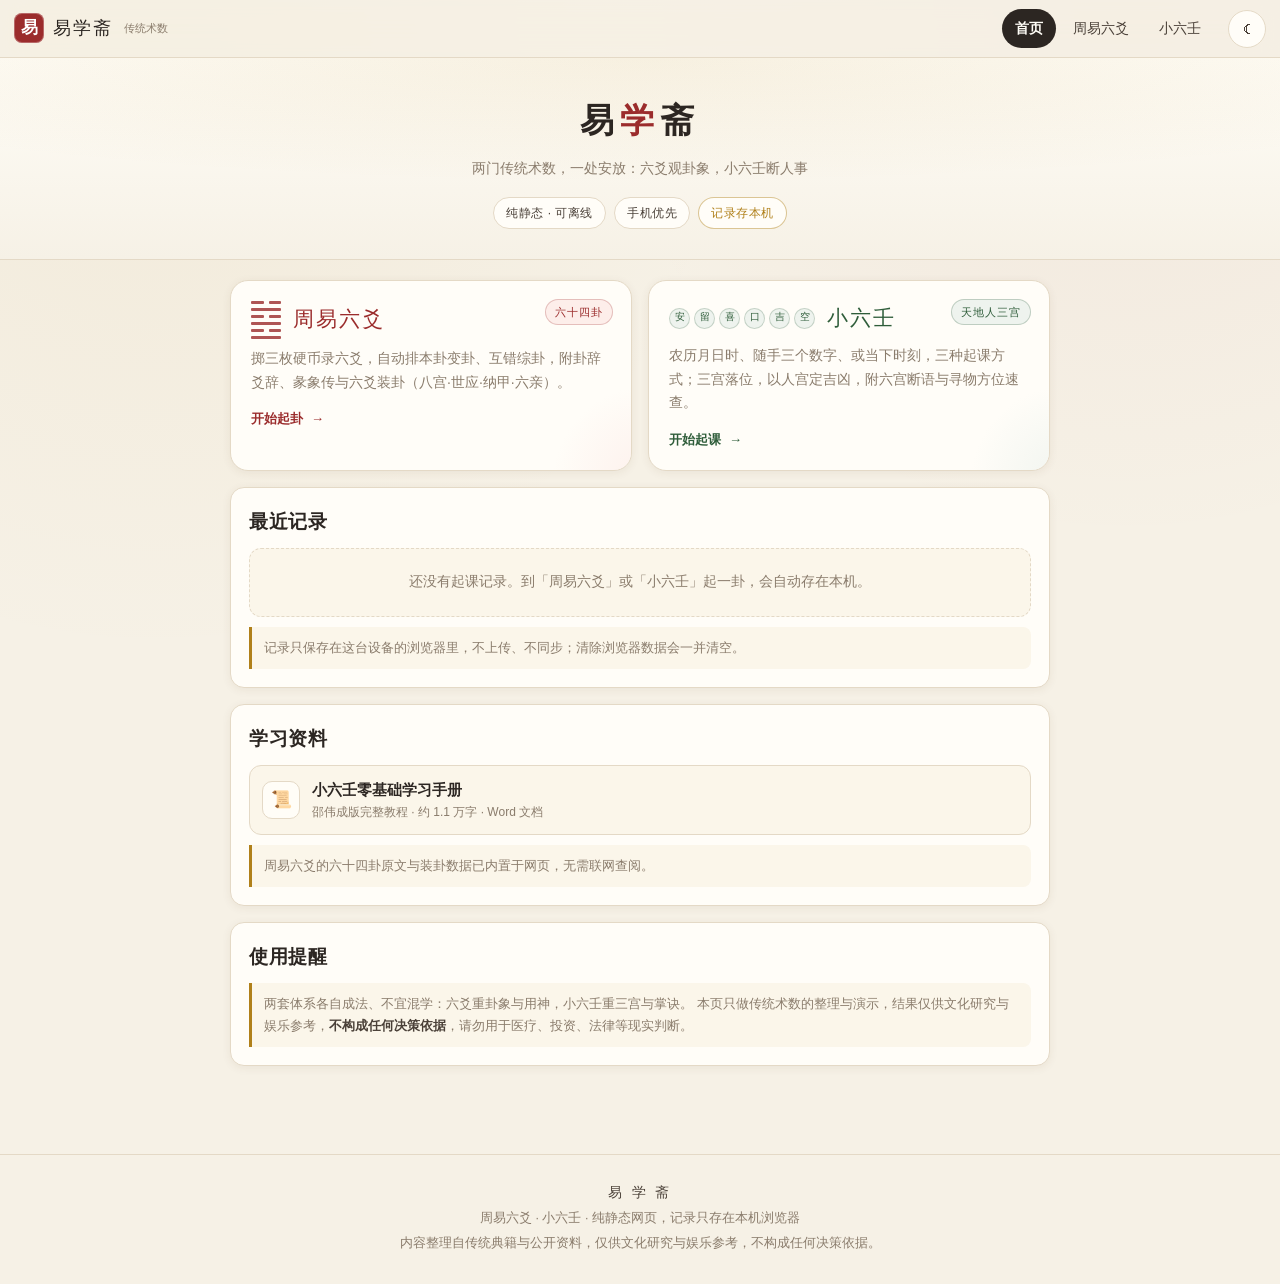
<file: index.html>
<!DOCTYPE html>
<html lang="zh-CN" data-theme="light">
<head>
<meta charset="UTF-8">
<meta name="viewport" content="width=device-width, initial-scale=1, viewport-fit=cover">
<meta name="theme-color" content="#f6f1e6">
<meta name="description" content="易学斋：周易六爻起卦与小六壬起课，两个传统术数工具的合并站点，纯静态、可离线使用。">
<link rel="icon" type="image/svg+xml" href="assets/favicon.svg">
<link rel="manifest" href="manifest.webmanifest">
<title>易学斋 · 周易六爻与小六壬</title>
<link rel="stylesheet" href="css/site.css">
</head>
<body data-page="home">

<a class="skip-link" href="#main">跳到正文</a>

<header class="site-nav">
  <a class="brand" href="index.html" aria-label="易学斋首页">
    <span class="seal" aria-hidden="true">易</span>
    <span class="brand-text">易学斋</span>
    <span class="brand-sub">传统术数</span>
  </a>
  <nav class="nav-links" aria-label="主导航">
    <a href="index.html" data-page="home">首页</a>
    <a href="zhouyi.html" data-page="zhouyi">周易六爻</a>
    <a href="xiaoliuren.html" data-page="xiaoliuren">小六壬</a>
  </nav>
  <button class="icon-btn" id="themeBtn" type="button" aria-label="切换主题">☾</button>
</header>

<div class="page-hero">
  <h1>易<span class="accent">学</span>斋</h1>
  <p>两门传统术数，一处安放：六爻观卦象，小六壬断人事</p>
  <div class="chips">
    <span class="chip">纯静态 · 可离线</span>
    <span class="chip">手机优先</span>
    <span class="chip gold">记录存本机</span>
  </div>
</div>

<main id="main" class="wrap wrap-wide">

  <div class="hub-grid">

    <a class="hub-card theme-zhouyi" href="zhouyi.html">
      <div class="hub-head">
        <span class="mini-hex" style="color:var(--seal)" aria-hidden="true">
          <i class="yin"></i><i></i><i class="yin"></i><i></i><i class="yin"></i><i></i>
        </span>
        <span class="hub-title">周易六爻</span>
        <span class="hub-badge">六十四卦</span>
      </div>
      <p>掷三枚硬币录六爻，自动排本卦变卦、互错综卦，附卦辞爻辞、彖象传与六爻装卦（八宫·世应·纳甲·六亲）。</p>
      <div class="hub-foot">开始起卦 <span class="arrow">→</span></div>
    </a>

    <a class="hub-card theme-xiaoliuren" href="xiaoliuren.html">
      <div class="hub-head">
        <span class="mini-lists" aria-hidden="true">
          <span>安</span><span>留</span><span>喜</span><span>口</span><span>吉</span><span>空</span>
        </span>
        <span class="hub-title">小六壬</span>
        <span class="hub-badge">天地人三宫</span>
      </div>
      <p>农历月日时、随手三个数字、或当下时刻，三种起课方式；三宫落位，以人宫定吉凶，附六宫断语与寻物方位速查。</p>
      <div class="hub-foot">开始起课 <span class="arrow">→</span></div>
    </a>

  </div>

  <section class="card" style="margin-top:16px">
    <h2>最近记录 <span id="recordCount" style="font-size:12px;font-weight:400;color:var(--muted)"></span></h2>
    <div id="recordList"></div>
    <button class="btn small ghost hidden" id="clearRecords" type="button" style="margin-top:12px;color:var(--muted)">清空本机记录</button>
    <div class="note" style="margin-bottom:0">记录只保存在这台设备的浏览器里，不上传、不同步；清除浏览器数据会一并清空。</div>
  </section>

  <section class="card">
    <h2>学习资料</h2>
    <a class="res-item" href="manuals/小六壬零基础学习手册.docx" download>
      <span class="res-icon" aria-hidden="true">📜</span>
      <span>
        <span class="res-name">小六壬零基础学习手册</span>
        <span class="res-meta">邵伟成版完整教程 · 约 1.1 万字 · Word 文档</span>
      </span>
    </a>
    <div class="note" style="margin-bottom:0">周易六爻的六十四卦原文与装卦数据已内置于网页，无需联网查阅。</div>
  </section>

  <section class="card">
    <h2>使用提醒</h2>
    <div class="note" style="margin-bottom:0">
      两套体系各自成法、不宜混学：六爻重卦象与用神，小六壬重三宫与掌诀。
      本页只做传统术数的整理与演示，结果仅供文化研究与娱乐参考，<strong>不构成任何决策依据</strong>，请勿用于医疗、投资、法律等现实判断。
    </div>
  </section>

</main>

<footer class="site-footer">
  <p class="footer-brand">易 学 斋</p>
  <p>周易六爻 · 小六壬 · 纯静态网页，记录只存在本机浏览器</p>
  <p>内容整理自传统典籍与公开资料，仅供文化研究与娱乐参考，不构成任何决策依据。</p>
</footer>

<button class="to-top" id="toTop" type="button" aria-label="回到顶部">↑</button>
<div class="toast" id="toast" role="status" aria-live="polite"></div>

<script src="js/site.js"></script>
</body>
</html>
</file>
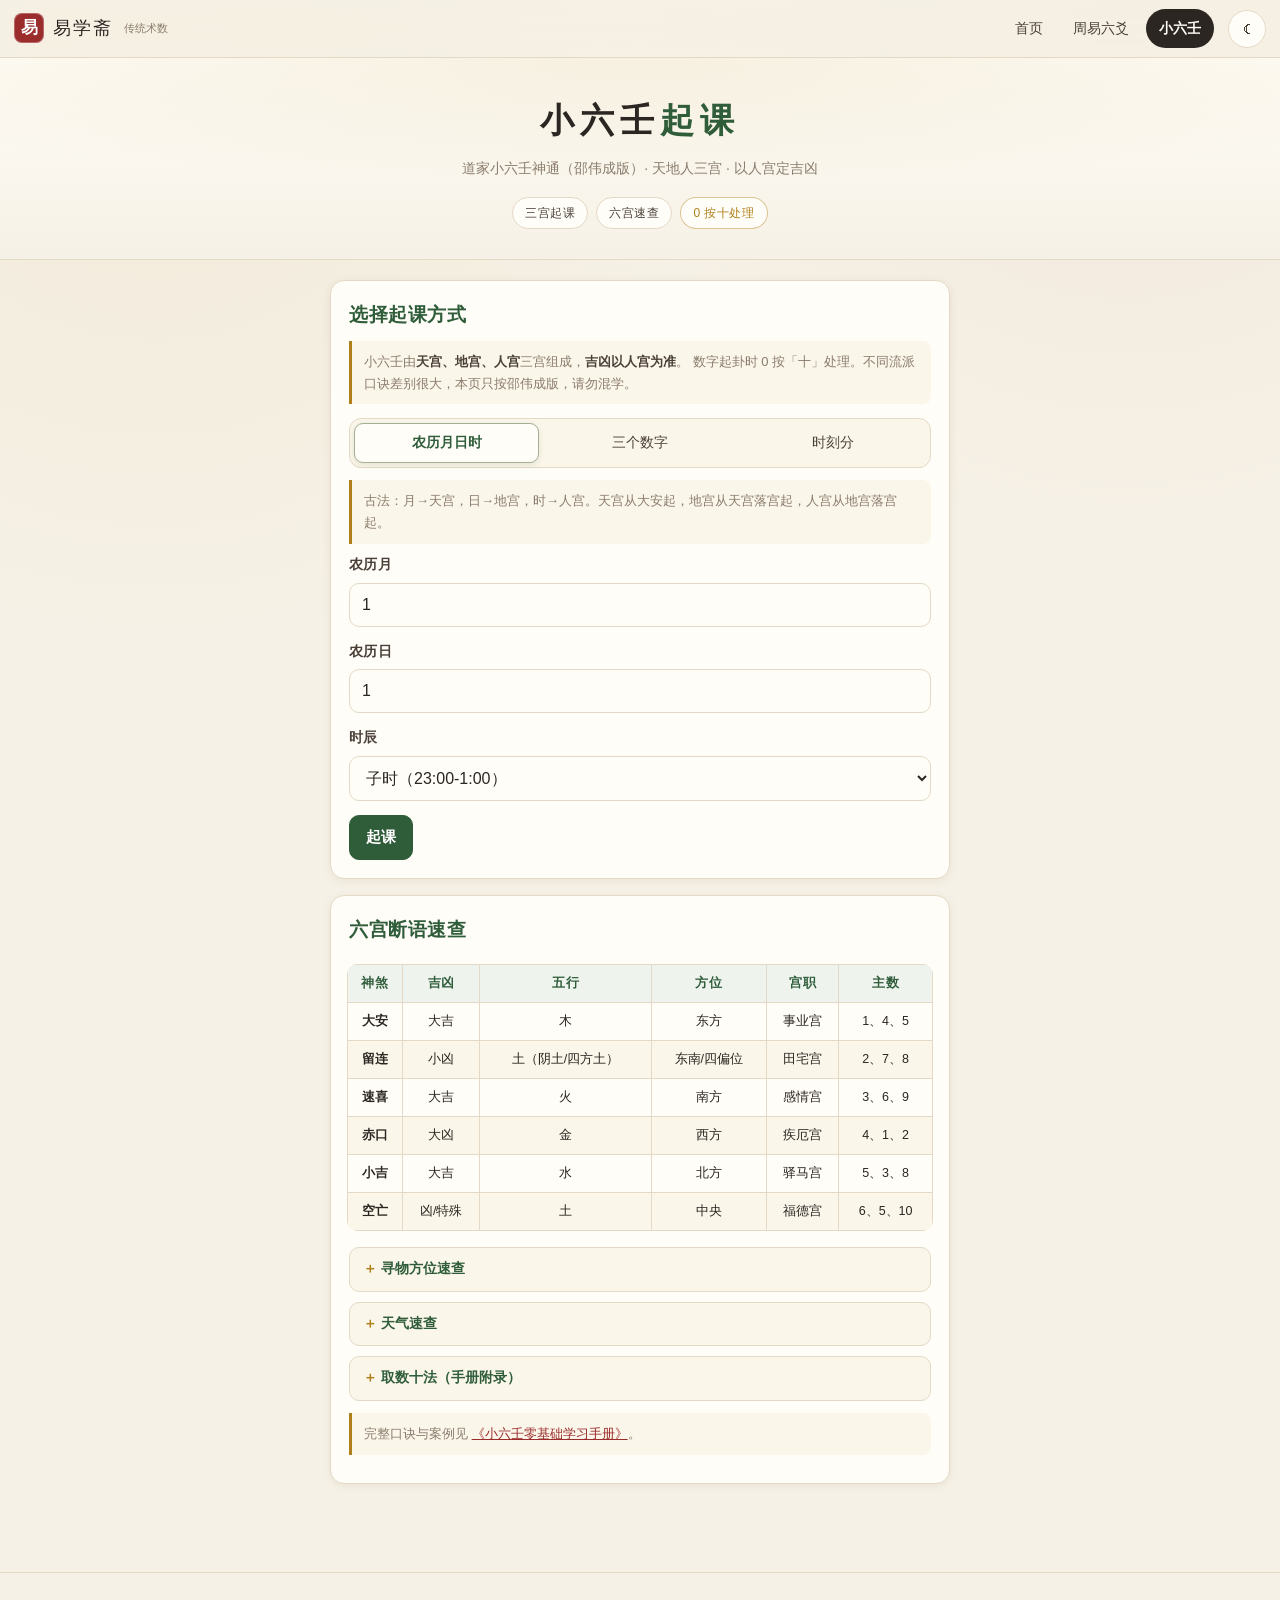
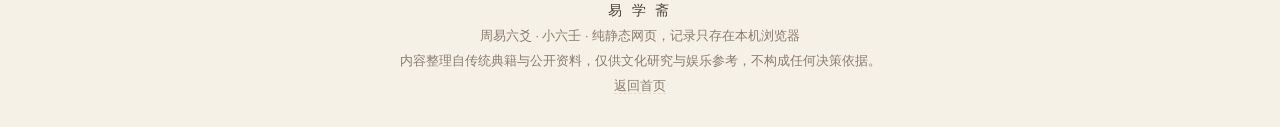
<file: xiaoliuren.html>
<!DOCTYPE html>
<html lang="zh-CN" data-theme="light">
<head>
<meta charset="UTF-8">
<meta name="viewport" content="width=device-width, initial-scale=1, viewport-fit=cover">
<meta name="theme-color" content="#f6f1e6">
<meta name="description" content="小六壬起课：农历月日时、三个数字、时刻分三种起课方式，天地人三宫，以人宫定吉凶，附六宫断语与寻物方位速查。">
<link rel="icon" type="image/svg+xml" href="assets/favicon.svg">
<link rel="manifest" href="manifest.webmanifest">
<title>小六壬起课 · 易学斋</title>
<link rel="stylesheet" href="css/site.css">
<link rel="stylesheet" href="css/xiaoliuren.css">
</head>
<body data-page="xiaoliuren" class="theme-xiaoliuren">

<a class="skip-link" href="#main">跳到正文</a>

<header class="site-nav">
  <a class="brand" href="index.html" aria-label="易学斋首页">
    <span class="seal" aria-hidden="true">易</span>
    <span class="brand-text">易学斋</span>
    <span class="brand-sub">传统术数</span>
  </a>
  <nav class="nav-links" aria-label="主导航">
    <a href="index.html" data-page="home">首页</a>
    <a href="zhouyi.html" data-page="zhouyi">周易六爻</a>
    <a href="xiaoliuren.html" data-page="xiaoliuren">小六壬</a>
  </nav>
  <button class="icon-btn" id="themeBtn" type="button" aria-label="切换主题">☾</button>
</header>

<div class="page-hero">
  <h1>小六壬<span class="accent">起课</span></h1>
  <p>道家小六壬神通（邵伟成版）· 天地人三宫 · 以人宫定吉凶</p>
  <div class="chips">
    <span class="chip">三宫起课</span>
    <span class="chip">六宫速查</span>
    <span class="chip gold">0 按十处理</span>
  </div>
</div>

<main id="main" class="wrap">

  <section class="card">
    <h2>选择起课方式</h2>
    <div class="note">
      小六壬由<strong>天宫、地宫、人宫</strong>三宫组成，<strong>吉凶以人宫为准</strong>。
      数字起卦时 0 按「十」处理。不同流派口诀差别很大，本页只按邵伟成版，请勿混学。
    </div>
    <div class="tabs" role="tablist">
      <button class="tab active" id="tabMonthDayHour" type="button" role="tab" aria-selected="true">农历月日时</button>
      <button class="tab" id="tabThreeNumbers" type="button" role="tab" aria-selected="false">三个数字</button>
      <button class="tab" id="tabTime" type="button" role="tab" aria-selected="false">时刻分</button>
    </div>

    <div id="panelMonthDayHour">
      <div class="note">古法：月→天宫，日→地宫，时→人宫。天宫从大安起，地宫从天宫落宫起，人宫从地宫落宫起。</div>
      <div class="field">
        <label for="lunarMonth">农历月</label>
        <input type="number" id="lunarMonth" min="1" value="1" inputmode="numeric">
      </div>
      <div class="field">
        <label for="lunarDay">农历日</label>
        <input type="number" id="lunarDay" min="1" value="1" inputmode="numeric">
      </div>
      <div class="field">
        <label for="shichen">时辰</label>
        <select id="shichen">
          <option value="1">子时（23:00-1:00）</option>
          <option value="2">丑时（1:00-3:00）</option>
          <option value="3">寅时（3:00-5:00）</option>
          <option value="4">卯时（5:00-7:00）</option>
          <option value="5">辰时（7:00-9:00）</option>
          <option value="6">巳时（9:00-11:00）</option>
          <option value="7">午时（11:00-13:00）</option>
          <option value="8">未时（13:00-15:00）</option>
          <option value="9">申时（15:00-17:00）</option>
          <option value="10">酉时（17:00-19:00）</option>
          <option value="11">戌时（19:00-21:00）</option>
          <option value="12">亥时（21:00-23:00）</option>
        </select>
      </div>
      <button class="btn primary" id="calcMonthDayHour" type="button">起课</button>
    </div>

    <div id="panelThreeNumbers" class="hidden">
      <div class="note">取第一时间看到的三位数，例如车牌尾号、门牌号、房间号。0 按 10 处理。</div>
      <div class="field">
        <label for="num1">第一个数（天宫）</label>
        <input type="number" id="num1" min="0" value="1" inputmode="numeric">
      </div>
      <div class="field">
        <label for="num2">第二个数（地宫）</label>
        <input type="number" id="num2" min="0" value="1" inputmode="numeric">
      </div>
      <div class="field">
        <label for="num3">第三个数（人宫）</label>
        <input type="number" id="num3" min="0" value="1" inputmode="numeric">
      </div>
      <button class="btn primary" id="calcThreeNumbers" type="button">起课</button>
    </div>

    <div id="panelTime" class="hidden">
      <div class="note">以起心动念那一刻起卦：天宫按时辰，地宫按整刻（15 分钟 1 刻），人宫按余分钟。</div>
      <div class="field-row">
        <div class="field">
          <label for="hour">小时（0-23）</label>
          <input type="number" id="hour" min="0" max="23" value="12" inputmode="numeric">
        </div>
        <div class="field">
          <label for="minute">分钟（0-59）</label>
          <input type="number" id="minute" min="0" max="59" value="0" inputmode="numeric">
        </div>
      </div>
      <div class="panel-actions">
        <button class="btn primary" id="calcTime" type="button">起课</button>
        <button class="btn" id="nowBtn" type="button">用现在时间</button>
      </div>
    </div>
  </section>

  <section id="resultPanel" class="hidden">
    <div class="result-tools">
      <button class="btn small" id="saveBtn" type="button">保存记录</button>
      <button class="btn small" id="copyBtn" type="button">复制全文</button>
      <button class="btn small" id="printBtn" type="button">打印</button>
    </div>
    <div class="result-box" id="resultBox"></div>
  </section>

  <section class="card">
    <h2>六宫断语速查</h2>
    <div class="table-scroll" id="quickRef"></div>
    <details>
      <summary>寻物方位速查</summary>
      <ul class="ref-list">
        <li><strong>大安</strong>：东方，木制品、衣物、植物、绿色事物旁</li>
        <li><strong>留连</strong>：东南／四偏位，有遮挡、低矮、杂乱（柜缝、床底）</li>
        <li><strong>速喜</strong>：南方、高处，红色物品、书信书本、电器</li>
        <li><strong>赤口</strong>：西方，白色、金属、玻璃、有缺口、口袋</li>
        <li><strong>小吉</strong>：北方，水边、厕所、水池、黑蓝色物品旁</li>
        <li><strong>空亡</strong>：中央，盒子、袋子、柜子、四四方方之处</li>
      </ul>
    </details>
    <details>
      <summary>天气速查</summary>
      <ul class="ref-list">
        <li><strong>大安</strong>：晴天</li>
        <li><strong>留连</strong>：细雨、雾</li>
        <li><strong>速喜</strong>：晴天</li>
        <li><strong>赤口</strong>：暴雨（冬天可为雪或冰雹）</li>
        <li><strong>小吉</strong>：雨（冬天／北方可为雪）</li>
        <li><strong>空亡</strong>：阴天</li>
      </ul>
    </details>
    <details>
      <summary>取数十法（手册附录）</summary>
      <ul class="ref-list">
        <li>排位优先法：问顺序、名次优先取排位数</li>
        <li>性别阴阳法：男取阳数，女取阴数</li>
        <li>事件属性法：快事取小数，慢事取大数</li>
        <li>季节旺衰法：按季节旺衰取数</li>
        <li>生克取向法：体用生克决定大小数</li>
        <li>外应合参法：见三人取 3，闻四声取 4</li>
        <li>直觉感应法：第一瞬间心中数字最准</li>
        <li>隐藏周期法：基础数不符时加 6 循环</li>
        <li>组合象意法：多位数可按组合象意取</li>
        <li>循环使用法：大范围取数循环使用</li>
      </ul>
    </details>
    <div class="note" style="margin-top:12px">
      完整口诀与案例见 <a href="manuals/小六壬零基础学习手册.docx" download>《小六壬零基础学习手册》</a>。
    </div>
  </section>

</main>

<footer class="site-footer">
  <p class="footer-brand">易 学 斋</p>
  <p>周易六爻 · 小六壬 · 纯静态网页，记录只存在本机浏览器</p>
  <p>内容整理自传统典籍与公开资料，仅供文化研究与娱乐参考，不构成任何决策依据。</p>
  <p><a href="index.html">返回首页</a></p>
</footer>

<button class="to-top" id="toTop" type="button" aria-label="回到顶部">↑</button>
<div class="toast" id="toast" role="status" aria-live="polite"></div>

<script src="js/site.js"></script>
<script src="js/xiaoliuren.js"></script>
<script>
(function () {
  "use strict";
  var resultPanel = document.getElementById("resultPanel");
  var resultBox = document.getElementById("resultBox");

  // 用现在时间填表并起课
  document.getElementById("nowBtn").addEventListener("click", function () {
    var d = new Date();
    document.getElementById("hour").value = d.getHours();
    document.getElementById("minute").value = d.getMinutes();
    document.getElementById("calcTime").click();
  });

  document.getElementById("saveBtn").addEventListener("click", function () {
    var st = window.XLR && window.XLR.getState ? window.XLR.getState() : null;
    if (!st) { Site.toast("还没有起课"); return; }
    Site.store.add({ app: "xiaoliuren", title: st.title, sub: st.sub, payload: st.payload });
    Site.toast("已保存到本机记录");
  });

  document.getElementById("copyBtn").addEventListener("click", function () {
    if (!resultBox.textContent.trim()) { Site.toast("还没有结果可复制"); return; }
    Site.copy(resultBox.innerText).then(function (ok) {
      Site.toast(ok ? "已复制全文" : "复制失败，请长按选择");
    });
  });

  document.getElementById("printBtn").addEventListener("click", function () { window.print(); });

  // 从首页记录点进来：#h=<id>
  var m = /^#h=([\w-]+)$/.exec(location.hash || "");
  if (m) {
    var item = Site.store.get(m[1]);
    if (item && item.payload && window.XLR && window.XLR.restore) {
      setTimeout(function () {
        window.XLR.restore(item.payload);
        Site.toast("已载入历史记录");
        resultPanel.classList.remove("hidden");
      }, 60);
    }
  }
})();
</script>
</body>
</html>
</file>
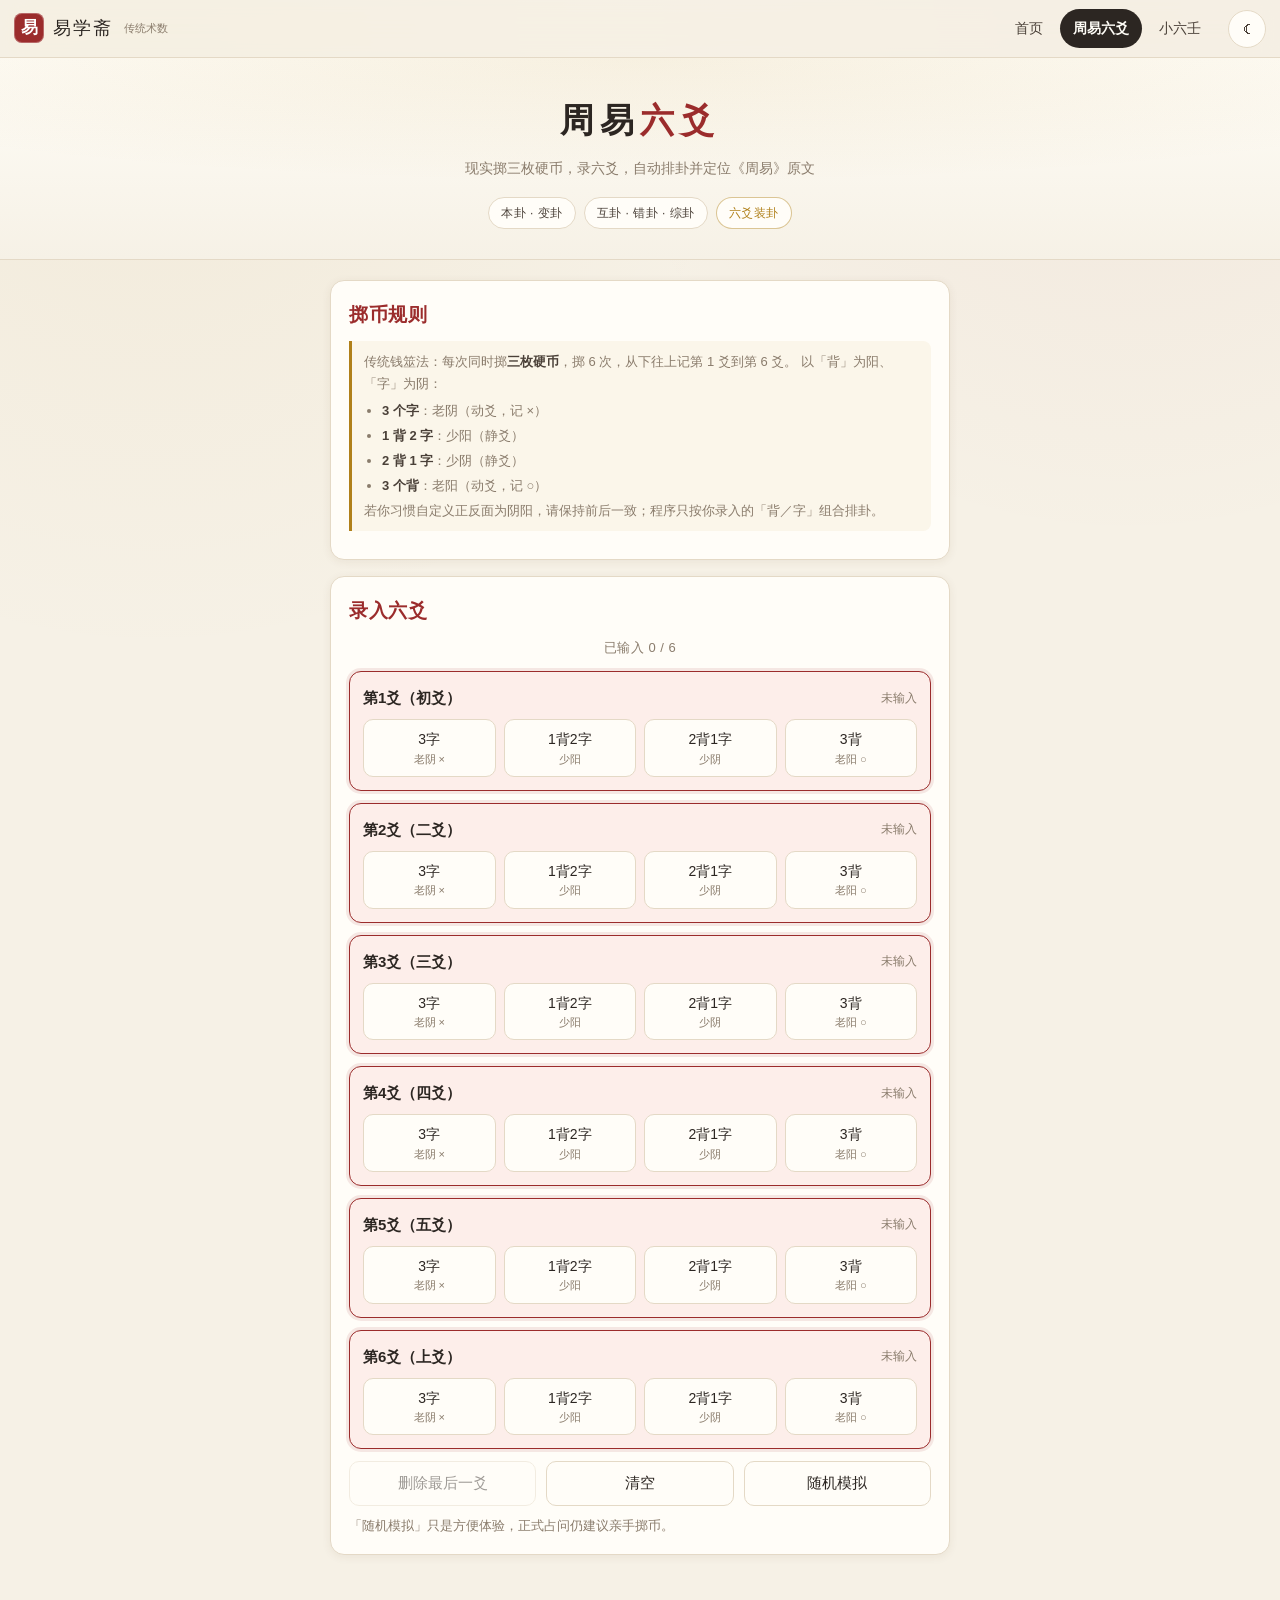
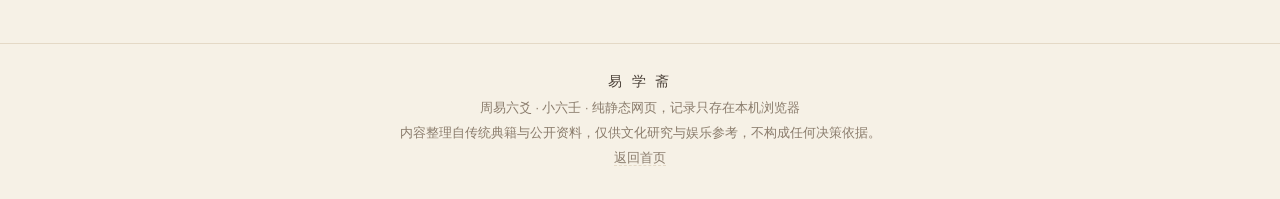
<file: zhouyi.html>
<!DOCTYPE html>
<html lang="zh-CN" data-theme="light">
<head>
<meta charset="UTF-8">
<meta name="viewport" content="width=device-width, initial-scale=1, viewport-fit=cover">
<meta name="theme-color" content="#f6f1e6">
<meta name="description" content="周易六爻起卦：掷三枚硬币录入六爻，自动排本卦变卦、互错综卦，展示卦辞爻辞与六爻装卦。">
<link rel="icon" type="image/svg+xml" href="assets/favicon.svg">
<link rel="manifest" href="manifest.webmanifest">
<title>周易六爻起卦 · 易学斋</title>
<link rel="stylesheet" href="css/site.css">
<link rel="stylesheet" href="css/zhouyi.css">
</head>
<body data-page="zhouyi" class="theme-zhouyi">

<a class="skip-link" href="#main">跳到正文</a>

<header class="site-nav">
  <a class="brand" href="index.html" aria-label="易学斋首页">
    <span class="seal" aria-hidden="true">易</span>
    <span class="brand-text">易学斋</span>
    <span class="brand-sub">传统术数</span>
  </a>
  <nav class="nav-links" aria-label="主导航">
    <a href="index.html" data-page="home">首页</a>
    <a href="zhouyi.html" data-page="zhouyi">周易六爻</a>
    <a href="xiaoliuren.html" data-page="xiaoliuren">小六壬</a>
  </nav>
  <button class="icon-btn" id="themeBtn" type="button" aria-label="切换主题">☾</button>
</header>

<div class="page-hero">
  <h1>周易<span class="accent">六爻</span></h1>
  <p>现实掷三枚硬币，录六爻，自动排卦并定位《周易》原文</p>
  <div class="chips">
    <span class="chip">本卦 · 变卦</span>
    <span class="chip">互卦 · 错卦 · 综卦</span>
    <span class="chip gold">六爻装卦</span>
  </div>
</div>

<main id="main" class="wrap">

  <section class="card">
    <h2>掷币规则</h2>
    <div class="note">
      传统钱筮法：每次同时掷<strong>三枚硬币</strong>，掷 6 次，从下往上记第 1 爻到第 6 爻。
      以「背」为阳、「字」为阴：
      <ul>
        <li><strong>3 个字</strong>：老阴（动爻，记 ×）</li>
        <li><strong>1 背 2 字</strong>：少阳（静爻）</li>
        <li><strong>2 背 1 字</strong>：少阴（静爻）</li>
        <li><strong>3 个背</strong>：老阳（动爻，记 ○）</li>
      </ul>
      若你习惯自定义正反面为阴阳，请保持前后一致；程序只按你录入的「背／字」组合排卦。
    </div>
  </section>

  <section class="card" id="inputPanel">
    <h2>录入六爻</h2>
    <div class="progress" id="progress">已输入 0 / 6</div>
    <div id="lineCards"></div>
    <div class="toolbar">
      <button class="btn" id="undoBtn" type="button">删除最后一爻</button>
      <button class="btn" id="clearBtn" type="button">清空</button>
      <button class="btn" id="randomBtn" type="button" title="不方便掷币时用随机数模拟一次">随机模拟</button>
    </div>
    <p class="hint">「随机模拟」只是方便体验，正式占问仍建议亲手掷币。</p>
  </section>

  <section id="resultPanel" class="hidden">
    <div class="result-tools">
      <button class="btn small" id="saveBtn" type="button">保存记录</button>
      <button class="btn small" id="copyBtn" type="button">复制全文</button>
      <button class="btn small" id="printBtn" type="button">打印</button>
      <button class="btn small" id="resetBtn" type="button">重新起卦</button>
    </div>
    <div class="result-box" id="resultBox"></div>
  </section>

</main>

<footer class="site-footer">
  <p class="footer-brand">易 学 斋</p>
  <p>周易六爻 · 小六壬 · 纯静态网页，记录只存在本机浏览器</p>
  <p>内容整理自传统典籍与公开资料，仅供文化研究与娱乐参考，不构成任何决策依据。</p>
  <p><a href="index.html">返回首页</a></p>
</footer>

<button class="to-top" id="toTop" type="button" aria-label="回到顶部">↑</button>
<div class="toast" id="toast" role="status" aria-live="polite"></div>

<script src="data/yijing-data.js"></script>
<script src="data/zhuang-gua-data.js"></script>
<script src="js/site.js"></script>
<script src="js/zhouyi.js"></script>
<script>
(function () {
  "use strict";
  var resultPanel = document.getElementById("resultPanel");
  var resultBox = document.getElementById("resultBox");

  function getState() { return window.ZY && window.ZY.getState ? window.ZY.getState() : null; }

  document.getElementById("randomBtn").addEventListener("click", function () {
    if (!window.ZY || !window.ZY.randomFill) return;
    window.ZY.randomFill();
    Site.toast("已随机模拟一次");
  });

  document.getElementById("saveBtn").addEventListener("click", function () {
    var st = getState();
    if (!st) { Site.toast("还没有完整的卦"); return; }
    Site.store.add({ app: "zhouyi", title: st.title, sub: st.sub, payload: st.lines });
    Site.toast("已保存到本机记录");
  });

  document.getElementById("copyBtn").addEventListener("click", function () {
    if (!resultBox.textContent.trim()) { Site.toast("还没有结果可复制"); return; }
    Site.copy(resultBox.innerText).then(function (ok) {
      Site.toast(ok ? "已复制全文" : "复制失败，请长按选择");
    });
  });

  document.getElementById("printBtn").addEventListener("click", function () { window.print(); });

  document.getElementById("resetBtn").addEventListener("click", function () {
    document.getElementById("clearBtn").click();
    document.getElementById("inputPanel").scrollIntoView({ behavior: "smooth", block: "start" });
    Site.toast("已清空，可重新掷币");
  });

  // 从首页记录点进来：#h=<id>
  var m = /^#h=([\w-]+)$/.exec(location.hash || "");
  if (m) {
    var item = Site.store.get(m[1]);
    if (item && item.payload && window.ZY && window.ZY.restore) {
      setTimeout(function () {
        window.ZY.restore(item.payload);
        Site.toast("已载入历史记录");
        resultPanel.classList.remove("hidden");
      }, 60);
    }
  }
})();
</script>
</body>
</html>
</file>
<file: css/site.css>
/* ============================================================
   易学斋 · 全站共享样式
   设计语言：宣纸 + 墨色 + 朱砂印记
   ============================================================ */

/* ---------- 设计令牌 ---------- */
:root {
  --paper: #f6f1e6;
  --paper-2: #fffdf7;
  --card: #fffdf8;
  --card-soft: #fbf6ea;
  --ink: #2c2622;
  --ink-2: #4a4038;
  --muted: #8a7c6c;
  --line: #e4d9c6;
  --line-soft: #efe7d7;
  --seal: #9b2c2c;
  --seal-soft: #fdeeea;
  --gold: #b0801a;
  --jade: #2f5d3a;
  --jade-soft: #eef3ee;
  --shadow: 0 2px 10px rgba(80, 60, 30, .07);
  --shadow-lift: 0 10px 28px rgba(80, 60, 30, .12);
  --radius: 14px;
  --nav-h: 58px;
  --font-serif: "Noto Serif SC", "Source Han Serif SC", "Songti SC", "STSong", "SimSun", Georgia, serif;
  --font-sans: -apple-system, BlinkMacSystemFont, "Segoe UI", "PingFang SC", "Hiragino Sans GB", "Microsoft YaHei", sans-serif;
  --ease: cubic-bezier(.22, .8, .3, 1);
}

[data-theme="dark"] {
  --paper: #15120e;
  --paper-2: #1c1813;
  --card: #201b15;
  --card-soft: #1a1611;
  --ink: #ece3d3;
  --ink-2: #d3c7b4;
  --muted: #9a8b78;
  --line: #3a3226;
  --line-soft: #2b2419;
  --seal: #d0604f;
  --seal-soft: #3a201b;
  --gold: #d0a940;
  --jade: #86b18c;
  --jade-soft: #1e2a20;
  --shadow: 0 2px 12px rgba(0, 0, 0, .35);
  --shadow-lift: 0 12px 30px rgba(0, 0, 0, .45);
}

/* ---------- 基础 ---------- */
*, *::before, *::after { box-sizing: border-box; -webkit-tap-highlight-color: transparent; }

html { scroll-behavior: smooth; }

body {
  margin: 0;
  min-height: 100vh;
  font-family: var(--font-sans);
  background-color: var(--paper);
  background-image:
    radial-gradient(circle at 12% 8%, rgba(176, 128, 26, .06), transparent 42%),
    radial-gradient(circle at 88% 0%, rgba(155, 44, 44, .05), transparent 38%);
  background-attachment: fixed;
  color: var(--ink);
  line-height: 1.68;
  -webkit-font-smoothing: antialiased;
}

h1, h2, h3, .serif { font-family: var(--font-serif); font-weight: 700; }

a { color: var(--seal); }

img { max-width: 100%; }

button { font-family: inherit; }

::selection { background: rgba(176, 128, 26, .28); }

/* 跳到正文（键盘可达性） */
.skip-link {
  position: absolute; left: -9999px; top: 0; z-index: 99;
  background: var(--seal); color: #fff; padding: 10px 16px; border-radius: 0 0 10px 0;
}
.skip-link:focus { left: 0; }

/* ---------- 顶部导航 ---------- */
.site-nav {
  position: sticky; top: 0; z-index: 40;
  height: var(--nav-h);
  display: flex; align-items: center; gap: 14px;
  padding: 0 max(14px, env(safe-area-inset-left)) 0 max(14px, env(safe-area-inset-right));
  background: color-mix(in srgb, var(--paper) 82%, transparent);
  -webkit-backdrop-filter: saturate(1.4) blur(14px);
  backdrop-filter: saturate(1.4) blur(14px);
  border-bottom: 1px solid var(--line);
}

.brand {
  display: inline-flex; align-items: center; gap: 9px;
  text-decoration: none; color: var(--ink); flex-shrink: 0;
}
.brand .seal {
  width: 30px; height: 30px; border-radius: 8px;
  display: grid; place-items: center;
  background: var(--seal); color: #fff;
  font-family: var(--font-serif); font-size: 17px; font-weight: 700;
  box-shadow: inset 0 0 0 1px rgba(255, 255, 255, .28);
}
.brand .brand-text { font-family: var(--font-serif); font-size: 18px; letter-spacing: 2px; }
.brand .brand-sub { font-size: 11px; color: var(--muted); letter-spacing: 0; margin-left: 2px; }

.nav-links { display: flex; gap: 4px; margin-left: auto; align-items: center; }
.nav-links a {
  display: inline-flex; align-items: center; gap: 6px;
  padding: 8px 13px; border-radius: 999px;
  font-size: 14px; color: var(--ink-2); text-decoration: none;
  transition: background .18s var(--ease), color .18s var(--ease);
  white-space: nowrap;
}
.nav-links a:hover { background: var(--card-soft); color: var(--ink); }
.nav-links a[aria-current="page"] {
  background: var(--ink); color: var(--paper-2); font-weight: 600;
}
[data-theme="dark"] .nav-links a[aria-current="page"] { background: var(--gold); color: #1a1510; }

.icon-btn {
  width: 38px; height: 38px; flex-shrink: 0;
  display: grid; place-items: center;
  border: 1px solid var(--line); border-radius: 50%;
  background: var(--card); color: var(--ink-2);
  cursor: pointer; font-size: 16px;
  transition: transform .2s var(--ease), border-color .2s;
}
.icon-btn:hover { border-color: var(--gold); transform: rotate(-12deg); }

/* ---------- 页头 ---------- */
.page-hero {
  position: relative; overflow: hidden;
  padding: 34px 18px 30px;
  text-align: center;
  border-bottom: 1px solid var(--line);
  background:
    radial-gradient(120% 100% at 50% 0%, rgba(176, 128, 26, .10), transparent 62%),
    linear-gradient(180deg, var(--paper-2), var(--paper));
}
.page-hero h1 {
  margin: 0 0 8px;
  font-size: clamp(26px, 6vw, 34px);
  letter-spacing: 6px;
  color: var(--ink);
}
.page-hero h1 .accent { color: var(--accent, var(--seal)); }
.page-hero p { margin: 0 auto; max-width: 30em; font-size: 14px; color: var(--muted); }

.chips { display: flex; flex-wrap: wrap; justify-content: center; gap: 8px; margin-top: 16px; }
.chip {
  font-size: 12px; letter-spacing: .5px;
  padding: 5px 12px; border-radius: 999px;
  border: 1px solid var(--line);
  background: var(--card);
  color: var(--ink-2);
}
.chip.gold { border-color: rgba(176, 128, 26, .45); color: var(--gold); }

/* 周易主题：朱砂 */
.theme-zhouyi { --accent: var(--seal); --accent-soft: var(--seal-soft); }
.theme-xiaoliuren { --accent: var(--jade); --accent-soft: var(--jade-soft); }

/* ---------- 布局 ---------- */
.wrap { max-width: 660px; margin: 0 auto; padding: 20px 14px 72px; }
.wrap-wide { max-width: 860px; }

.card {
  background: var(--card);
  border: 1px solid var(--line);
  border-radius: var(--radius);
  box-shadow: var(--shadow);
  padding: 18px;
  margin-bottom: 16px;
}
.card h2 {
  margin: 0 0 10px;
  font-size: 19px;
  color: var(--accent, var(--ink));
  letter-spacing: .5px;
}

.note {
  font-size: 13px;
  color: var(--muted);
  background: var(--card-soft);
  border-left: 3px solid var(--gold);
  border-radius: 0 8px 8px 0;
  padding: 10px 12px;
  margin: 10px 0;
}
.note strong { color: var(--ink-2); }
.note ul { margin: 6px 0 0; padding-left: 18px; }
.note li { margin: 3px 0; }

.hint {
  margin: 10px 0 0;
  font-size: 12.5px;
  color: var(--muted);
  line-height: 1.6;
}

.section-title {
  font-family: var(--font-serif);
  font-size: 17px; font-weight: 700;
  color: var(--accent, var(--ink));
  margin: 20px 0 8px;
  padding-left: 10px;
  border-left: 4px solid var(--accent, var(--seal));
  letter-spacing: .5px;
}

.hidden { display: none !important; }

/* 锚点与自动滚动的目标避开吸顶导航 */
[id] { scroll-margin-top: calc(var(--nav-h) + 14px); }

/* ---------- 按钮 ---------- */
.btn {
  border: 1px solid var(--line);
  background: var(--card);
  color: var(--ink);
  border-radius: 10px;
  padding: 12px 16px;
  font-size: 15px;
  cursor: pointer;
  transition: transform .12s var(--ease), border-color .18s, background .18s;
}
.btn:hover { border-color: var(--accent, var(--gold)); }
.btn:active { transform: scale(.985); }
.btn:disabled { opacity: .45; cursor: not-allowed; }
.btn.primary {
  background: var(--accent, var(--seal));
  border-color: var(--accent, var(--seal));
  color: #fff; font-weight: 600;
}
.btn.primary:hover { filter: brightness(1.06); }
.btn.ghost { background: transparent; }
.btn.small { padding: 8px 12px; font-size: 13px; border-radius: 9px; }

/* ---------- 结果工具条 ---------- */
.result-tools {
  display: flex; flex-wrap: wrap; gap: 8px;
  margin-bottom: 10px;
}
.result-tools .btn { flex: 1 1 auto; }

/* ---------- 页脚 ---------- */
.site-footer {
  border-top: 1px solid var(--line);
  padding: 22px 18px calc(26px + env(safe-area-inset-bottom));
  text-align: center;
  font-size: 12.5px;
  color: var(--muted);
  background: transparent;
}
.site-footer p { margin: 4px 0; }
.site-footer .footer-brand { font-family: var(--font-serif); letter-spacing: 3px; color: var(--ink-2); font-size: 14px; }
.site-footer a { color: var(--muted); text-decoration: none; border-bottom: 1px dashed var(--line); }
.site-footer a:hover { color: var(--seal); }

/* ---------- 回到顶部 ---------- */
.to-top {
  position: fixed; right: max(14px, env(safe-area-inset-right));
  bottom: calc(18px + env(safe-area-inset-bottom));
  width: 42px; height: 42px; border-radius: 50%;
  border: 1px solid var(--line);
  background: var(--card); color: var(--ink-2);
  box-shadow: var(--shadow-lift);
  display: grid; place-items: center;
  cursor: pointer; font-size: 17px;
  opacity: 0; visibility: hidden;
  transform: translateY(8px);
  transition: .25s var(--ease);
  z-index: 30;
}
.to-top.show { opacity: 1; visibility: visible; transform: none; }

/* ---------- 轻提示 ---------- */
.toast {
  position: fixed; left: 50%; bottom: calc(26px + env(safe-area-inset-bottom));
  transform: translate(-50%, 12px);
  background: var(--ink); color: var(--paper-2);
  font-size: 13.5px; letter-spacing: .3px;
  padding: 10px 18px; border-radius: 999px;
  box-shadow: var(--shadow-lift);
  opacity: 0; pointer-events: none;
  transition: .28s var(--ease);
  z-index: 60; max-width: 86vw; text-align: center;
}
.toast.show { opacity: 1; transform: translate(-50%, 0); }

/* ---------- 首页 ---------- */
.hub-grid { display: grid; grid-template-columns: 1fr; gap: 16px; }

.hub-card {
  position: relative;
  display: block;
  text-decoration: none;
  color: inherit;
  background: var(--card);
  border: 1px solid var(--line);
  border-radius: 18px;
  padding: 20px;
  box-shadow: var(--shadow);
  overflow: hidden;
  transition: transform .22s var(--ease), box-shadow .22s var(--ease), border-color .22s;
}
.hub-card::after {
  content: ""; position: absolute; inset: auto -30% -60% auto;
  width: 200px; height: 200px; border-radius: 50%;
  background: radial-gradient(circle, var(--accent-soft), transparent 70%);
  opacity: .9; pointer-events: none;
}
.hub-card:hover { transform: translateY(-3px); box-shadow: var(--shadow-lift); border-color: color-mix(in srgb, var(--accent) 40%, var(--line)); }
.hub-card:focus-visible { outline: 2px solid var(--accent); outline-offset: 3px; }

.hub-card .hub-head { display: flex; align-items: center; gap: 12px; margin-bottom: 8px; padding-right: 86px; }
.hub-card .hub-title {
  font-family: var(--font-serif); font-size: 21px; letter-spacing: 2px;
  color: var(--accent); white-space: nowrap; position: relative; z-index: 1;
}
.mini-hex, .mini-lists { flex-shrink: 0; }
.hub-card .hub-badge {
  position: absolute; top: 18px; right: 18px;
  font-size: 11px; letter-spacing: 1px; white-space: nowrap;
  padding: 3px 9px; border-radius: 999px;
  background: var(--accent-soft); color: var(--accent);
  border: 1px solid color-mix(in srgb, var(--accent) 25%, transparent);
}
.hub-card p { margin: 6px 0 0; font-size: 14px; color: var(--muted); position: relative; z-index: 1; }
.hub-card .hub-foot {
  margin-top: 14px; display: flex; align-items: center; gap: 8px;
  font-size: 13px; color: var(--accent); font-weight: 600; position: relative; z-index: 1;
}
.hub-card .hub-foot .arrow { transition: transform .22s var(--ease); }
.hub-card:hover .hub-foot .arrow { transform: translateX(4px); }

/* 首页装饰：六爻 / 六神 */
.mini-hex {
  display: inline-flex; flex-direction: column; gap: 3.5px;
  padding: 0; background: none; color: var(--seal);
}
.mini-hex i { display: block; height: 3.5px; border-radius: 1px; background: currentColor; opacity: .8; width: 30px; }
.mini-hex i.yin { display: flex; gap: 5px; background: none; }
.mini-hex i.yin::before, .mini-hex i.yin::after { content: ""; height: 3.5px; width: 12.5px; border-radius: 1px; background: currentColor; }

.mini-lists { display: flex; gap: 4px; }
.mini-lists span {
  width: 21px; height: 21px; border-radius: 50%;
  display: grid; place-items: center;
  font-size: 9.5px; font-family: var(--font-serif);
  background: var(--accent-soft); color: var(--accent);
  border: 1px solid color-mix(in srgb, var(--accent) 22%, transparent);
}

/* 记录列表 */
.record-list { list-style: none; margin: 0; padding: 0; }
.record-row { display: flex; align-items: center; gap: 4px; }
.record-item {
  flex: 1;
  min-width: 0;
  display: flex; align-items: center; gap: 12px;
  padding: 12px 4px;
  border-bottom: 1px dashed var(--line-soft);
  cursor: pointer;
  text-decoration: none; color: inherit;
}
.record-row:last-child .record-item { border-bottom: none; }
.record-row:hover .record-title { color: var(--seal); }
.record-del {
  flex-shrink: 0;
  width: 30px; height: 30px; border-radius: 50%;
  border: 1px solid transparent; background: transparent;
  color: var(--muted); font-size: 17px; line-height: 1;
  cursor: pointer; opacity: .38;
  transition: opacity .18s, color .18s, border-color .18s, background .18s;
}
.record-row:hover .record-del,
.record-row:focus-within .record-del { opacity: 1; }
.record-del:hover { color: var(--seal); border-color: var(--line); background: var(--seal-soft); }
.record-del:focus-visible { opacity: 1; outline: 2px solid var(--seal); outline-offset: 2px; }
@media (hover: none) { .record-del { opacity: .62; } }
.record-tag {
  flex-shrink: 0;
  font-size: 11px; padding: 3px 8px; border-radius: 6px;
  background: var(--card-soft); color: var(--muted);
  border: 1px solid var(--line);
  min-width: 52px; text-align: center;
}
.record-tag.zhouyi { color: var(--seal); border-color: color-mix(in srgb, var(--seal) 30%, var(--line)); }
.record-tag.xiaoliuren { color: var(--jade); border-color: color-mix(in srgb, var(--jade) 30%, var(--line)); }
.record-main { min-width: 0; flex: 1; }
.record-title { display: block; font-size: 14.5px; font-weight: 600; }
.record-sub { display: block; font-size: 12px; color: var(--muted); overflow: hidden; text-overflow: ellipsis; white-space: nowrap; }
.record-time { font-size: 11.5px; color: var(--muted); flex-shrink: 0; }

.empty-state {
  text-align: center; padding: 22px 10px; color: var(--muted); font-size: 13.5px;
  border: 1px dashed var(--line); border-radius: 12px; background: var(--card-soft);
}

/* 资料下载 */
.res-item {
  display: flex; align-items: center; gap: 12px;
  padding: 12px; border-radius: 12px;
  border: 1px solid var(--line); background: var(--card-soft);
  text-decoration: none; color: inherit;
  transition: border-color .18s, transform .18s var(--ease);
}
.res-item:hover { border-color: var(--gold); transform: translateX(2px); }
.res-icon {
  width: 38px; height: 38px; border-radius: 10px; flex-shrink: 0;
  display: grid; place-items: center;
  background: var(--paper-2); border: 1px solid var(--line); font-size: 17px;
}
.res-name { display: block; font-size: 14.5px; font-weight: 600; }
.res-meta { display: block; font-size: 12px; color: var(--muted); }

/* ---------- 响应式 ---------- */
@media (min-width: 760px) {
  .hub-grid { grid-template-columns: 1fr 1fr; }
}
@media (min-width: 560px) {
  .wrap { padding-left: 20px; padding-right: 20px; }
}

@media (max-width: 420px) {
  .brand .brand-sub { display: none; }
  .nav-links a { padding: 8px 10px; font-size: 13px; }
  .page-hero { padding: 26px 14px 24px; }
  .page-hero h1 { letter-spacing: 4px; }
  .card { padding: 15px; }
  .to-top { display: none; }
}

/* 减少动效偏好 */
@media (prefers-reduced-motion: reduce) {
  html { scroll-behavior: auto; }
  *, *::before, *::after { animation-duration: .01ms !important; transition-duration: .01ms !important; }
}

/* ---------- 打印 ---------- */
@media print {
  .site-nav, .site-footer, .to-top, .toast, .result-tools { display: none !important; }
  body { background: #fff; color: #000; }
  .card, .result-box { box-shadow: none; border: 1px solid #ccc; }
  .page-hero { background: none; border-bottom: none; }
}
</file>
<file: css/xiaoliuren.css>
/* ============================================================
   小六壬起课 · 页面样式（依赖 site.css 的令牌）
   ============================================================ */

/* ---------- 起课方式切换 ---------- */
.tabs {
  display: flex;
  gap: 8px;
  margin: 14px 0 12px;
  padding: 4px;
  background: var(--card-soft);
  border: 1px solid var(--line);
  border-radius: 12px;
}
.tab {
  flex: 1;
  border: 1px solid transparent;
  background: transparent;
  border-radius: 9px;
  padding: 10px 4px;
  font-size: 13.5px;
  text-align: center;
  cursor: pointer;
  font-family: inherit;
  color: var(--ink-2);
  transition: .18s var(--ease);
  white-space: nowrap;
}
.tab:hover { color: var(--ink); background: color-mix(in srgb, var(--jade) 8%, transparent); }
.tab.active {
  background: var(--card);
  color: var(--jade);
  border-color: color-mix(in srgb, var(--jade) 35%, var(--line));
  font-weight: 700;
  box-shadow: 0 2px 6px rgba(47, 93, 58, .12);
}
[data-theme="dark"] .tab.active { color: var(--jade); }

/* ---------- 表单 ---------- */
.field { margin-bottom: 14px; }
.field label {
  display: block;
  font-size: 13.5px;
  margin-bottom: 6px;
  font-weight: 600;
  color: var(--ink-2);
  letter-spacing: .3px;
}
.field input, .field select {
  width: 100%;
  border: 1px solid var(--line);
  border-radius: 10px;
  padding: 12px;
  font-size: 16px;
  background: var(--card);
  color: var(--ink);
  font-family: inherit;
  transition: border-color .18s, box-shadow .18s;
}
.field input::placeholder { color: var(--muted); opacity: .7; }
.field input:focus, .field select:focus {
  outline: none;
  border-color: var(--jade);
  box-shadow: 0 0 0 3px color-mix(in srgb, var(--jade) 14%, transparent);
}
.field-row { display: flex; gap: 10px; }
.field-row .field { flex: 1; }

.panel-actions { display: flex; gap: 8px; }
.panel-actions .btn { flex: 1; }

/* ---------- 结果 ---------- */
.result-box {
  background:
    radial-gradient(120% 60% at 50% 0%, color-mix(in srgb, var(--jade) 7%, transparent), transparent 62%),
    var(--card);
  border: 1px solid color-mix(in srgb, var(--gold) 55%, var(--line));
  border-radius: var(--radius);
  padding: 20px 18px;
  box-shadow: var(--shadow);
  animation: rise .32s var(--ease);
}

@keyframes rise {
  from { opacity: 0; transform: translateY(8px); }
  to { opacity: 1; transform: none; }
}

.result-name {
  text-align: center;
  font-family: var(--font-serif);
  font-size: clamp(30px, 8vw, 38px);
  font-weight: 800;
  color: var(--jade);
  letter-spacing: 8px;
  margin: 2px 0 4px;
  text-indent: 8px;
}
.result-sub {
  text-align: center;
  font-size: 13.5px;
  color: var(--muted);
  margin-bottom: 18px;
  letter-spacing: .5px;
}

.palace-grid { display: flex; flex-direction: column; gap: 10px; }

.palace-card {
  border: 1px solid var(--line);
  border-left: 4px solid var(--jade);
  border-radius: 12px;
  padding: 12px 14px;
  background: var(--card-soft);
}
.palace-card.ren {
  border-left-color: var(--gold);
  background: color-mix(in srgb, var(--gold) 7%, var(--card));
  box-shadow: 0 0 0 1px color-mix(in srgb, var(--gold) 20%, transparent);
}
.palace-card .p-head {
  display: flex;
  justify-content: space-between;
  align-items: center;
  gap: 8px;
  margin-bottom: 6px;
}
.palace-card .p-name {
  font-family: var(--font-serif);
  font-size: 19px;
  font-weight: 800;
  color: var(--jade);
  letter-spacing: 1px;
}
.palace-card.ren .p-name { color: var(--gold); }
.palace-card .p-tag {
  font-size: 11.5px;
  background: var(--jade-soft);
  border-radius: 999px;
  padding: 3px 10px;
  color: var(--jade);
  border: 1px solid color-mix(in srgb, var(--jade) 22%, transparent);
  white-space: nowrap;
}
.palace-card.ren .p-tag {
  background: color-mix(in srgb, var(--gold) 15%, transparent);
  color: var(--gold);
  border-color: color-mix(in srgb, var(--gold) 30%, transparent);
}
.palace-card .p-meta { font-size: 12.5px; color: var(--muted); line-height: 1.7; }
.palace-card .p-key { font-size: 14px; margin-top: 7px; color: var(--ink); }

/* ---------- 推算过程 ---------- */
.steps {
  background: var(--card-soft);
  border: 1px solid var(--line);
  border-radius: 10px;
  padding: 12px 14px;
  margin: 10px 0;
  font-size: 13.5px;
  color: var(--ink-2);
}
.steps div { margin: 5px 0; }
.steps .steps-note { margin-top: 8px; padding-top: 8px; border-top: 1px dashed var(--line); color: var(--muted); font-size: 12.5px; }

/* ---------- 速查表 ---------- */
.quick-table {
  width: 100%;
  border-collapse: collapse;
  font-size: 12.5px;
  margin: 8px 0 6px;
  border-radius: 10px;
  overflow: hidden;
}
.quick-table th, .quick-table td {
  border: 1px solid var(--line);
  padding: 8px 5px;
  text-align: center;
  white-space: nowrap;
}
.quick-table th {
  background: var(--jade-soft);
  color: var(--jade);
  font-weight: 700;
  letter-spacing: .5px;
}
.quick-table tbody tr:nth-child(even) { background: var(--card-soft); }
.quick-table td strong { color: var(--ink); }

/* 可横向滚动的表格容器（窄屏） */
.table-scroll { overflow-x: auto; -webkit-overflow-scrolling: touch; margin: 0 -2px; }

/* ---------- 折叠区 ---------- */
details {
  background: var(--card-soft);
  border: 1px solid var(--line);
  border-radius: 10px;
  padding: 10px 13px;
  margin: 10px 0;
  font-size: 13.5px;
}
details[open] { padding-bottom: 12px; }
summary {
  cursor: pointer;
  font-weight: 600;
  color: var(--jade);
  list-style: none;
}
summary::-webkit-details-marker { display: none; }
summary::before { content: "＋ "; color: var(--gold); font-weight: 700; }
details[open] summary::before { content: "－ "; }

.ref-list { margin: 6px 0 0; padding-left: 18px; }
.ref-list li { margin: 5px 0; color: var(--ink-2); }

/* ---------- 错误 ---------- */
.error {
  color: var(--seal);
  font-size: 14px;
  background: var(--seal-soft);
  border: 1px solid color-mix(in srgb, var(--seal) 30%, transparent);
  border-radius: 10px;
  padding: 10px 12px;
}

/* ---------- 小屏 ---------- */
@media (max-width: 380px) {
  .tabs { gap: 4px; padding: 3px; }
  .tab { font-size: 12.5px; padding: 9px 2px; }
  .result-name { letter-spacing: 4px; }
}
</file>
<file: css/zhouyi.css>
/* ============================================================
   周易六爻起卦 · 页面样式（依赖 site.css 的令牌）
   ============================================================ */

/* ---------- 逐爻录入 ---------- */
.progress {
  font-size: 13px;
  color: var(--muted);
  text-align: center;
  margin-bottom: 12px;
  letter-spacing: .5px;
}

.line-card {
  border: 1px dashed var(--line);
  border-radius: 12px;
  padding: 13px;
  margin-bottom: 12px;
  background: var(--card-soft);
  transition: border-color .2s var(--ease), background .2s var(--ease), box-shadow .2s;
}
.line-card.current {
  border-color: var(--seal);
  border-style: solid;
  background: var(--seal-soft);
  box-shadow: 0 0 0 3px color-mix(in srgb, var(--seal) 10%, transparent);
}

.line-title {
  font-size: 15px;
  font-weight: 600;
  margin-bottom: 9px;
  display: flex;
  justify-content: space-between;
  align-items: center;
  gap: 10px;
}
.line-status { font-size: 12px; font-weight: 400; color: var(--muted); }

.options {
  display: grid;
  grid-template-columns: repeat(4, 1fr);
  gap: 8px;
}

@media (max-width: 430px) {
  .options { grid-template-columns: repeat(2, 1fr); }
}

.opt {
  appearance: none;
  border: 1px solid var(--line);
  background: var(--card);
  border-radius: 10px;
  padding: 10px 4px;
  font-size: 14px;
  line-height: 1.3;
  text-align: center;
  cursor: pointer;
  transition: .15s var(--ease);
  font-family: inherit;
  color: var(--ink);
}
.opt small {
  display: block;
  font-size: 11px;
  color: var(--muted);
  margin-top: 3px;
}
.opt:hover { border-color: color-mix(in srgb, var(--seal) 45%, var(--line)); }
.opt.active {
  border-color: var(--seal);
  background: var(--seal-soft);
  color: var(--seal);
  font-weight: 600;
}
.opt.active small { color: color-mix(in srgb, var(--seal) 75%, var(--muted)); }

.toolbar { display: flex; gap: 10px; margin-top: 8px; }
.toolbar .btn { flex: 1; }

/* ---------- 结果 ---------- */
.result-box {
  background:
    radial-gradient(120% 60% at 50% 0%, color-mix(in srgb, var(--gold) 7%, transparent), transparent 60%),
    var(--card);
  border: 1px solid color-mix(in srgb, var(--gold) 55%, var(--line));
  border-radius: var(--radius);
  padding: 18px;
  box-shadow: var(--shadow);
}

.result-title { text-align: center; margin-bottom: 14px; }
.result-title .gua-name {
  font-family: var(--font-serif);
  font-size: clamp(24px, 6vw, 30px);
  font-weight: 800;
  color: var(--seal);
  letter-spacing: 4px;
}
.result-title .gua-image {
  font-size: 13.5px;
  color: var(--muted);
  margin-top: 2px;
  letter-spacing: 1px;
}

.hexagrams {
  display: flex;
  align-items: center;
  justify-content: center;
  gap: 18px;
  margin: 16px 0;
  flex-wrap: wrap;
}
.hex-block { text-align: center; }
.hex-block .caption { font-size: 12.5px; color: var(--muted); margin-bottom: 7px; letter-spacing: 1px; }

.hexagram {
  display: inline-flex;
  flex-direction: column;
  gap: 7px;
  padding: 12px;
  background: color-mix(in srgb, var(--gold) 5%, var(--card-soft));
  border-radius: 10px;
  border: 1px solid var(--line);
}

.hx-line {
  position: relative;
  display: flex;
  align-items: center;
  justify-content: center;
  width: 84px;
  height: 12px;
}
.hx-line .bar {
  background: var(--ink);
  height: 10px;
  border-radius: 2px;
  opacity: .82;
}
.hx-line.yang .bar { width: 84px; }
.hx-line.yin .bar { width: 36px; }
.hx-line.yin .bar:last-child { margin-left: 12px; }

.hx-line.moving {
  box-shadow: 0 0 0 2px color-mix(in srgb, var(--gold) 60%, transparent);
  border-radius: 4px;
  padding: 1px 4px;
  background: color-mix(in srgb, var(--gold) 14%, transparent);
}
.hx-line.moving .bar { background: var(--seal); opacity: 1; }

.hx-mark {
  position: absolute;
  right: -17px;
  font-size: 14px;
  color: var(--gold);
  font-weight: 700;
}

.arrow { font-size: 22px; color: var(--muted); }

.moving-info {
  text-align: center;
  background: var(--card-soft);
  border: 1px solid var(--line);
  border-radius: 10px;
  padding: 11px 12px;
  margin: 14px 0;
  font-size: 14px;
  color: var(--ink-2);
}
.moving-info strong { color: var(--seal); }

/* ---------- 关联卦象 ---------- */
.related-grid {
  display: grid;
  grid-template-columns: repeat(3, 1fr);
  gap: 10px;
  margin: 10px 0 16px;
}
.related-item {
  background: var(--card-soft);
  border: 1px solid var(--line);
  border-radius: 12px;
  padding: 10px 6px;
  text-align: center;
  font-size: 13px;
}
.related-item .hexagram { padding: 8px; gap: 4px; border: none; background: transparent; }
.related-item .hx-line { width: 52px; height: 9px; }
.related-item .hx-line .bar { height: 7px; }
.related-item .hx-line.yang .bar { width: 52px; }
.related-item .hx-line.yin .bar { width: 22px; }
.related-item .hx-line.yin .bar:last-child { margin-left: 8px; }
.related-item .rel-name { font-weight: 700; color: var(--seal); margin-top: 7px; font-family: var(--font-serif); }
.related-item .rel-image { color: var(--muted); font-size: 11.5px; line-height: 1.4; margin-top: 2px; }

/* ---------- 卦辞 / 爻辞 ---------- */
.guaci {
  background: color-mix(in srgb, var(--gold) 6%, var(--card-soft));
  border-left: 3px solid var(--gold);
  border-radius: 0 10px 10px 0;
  padding: 12px 14px;
  margin-bottom: 10px;
  font-size: 15.5px;
  line-height: 1.8;
  color: var(--ink-2);
}
.guaci strong { color: var(--seal); }

.line-list { list-style: none; margin: 0; padding: 0; }
.line-list li {
  padding: 10px 12px;
  border-bottom: 1px solid var(--line-soft);
  font-size: 14.5px;
  line-height: 1.75;
}
.line-list li:last-child { border-bottom: none; }
.line-list li.moving {
  background: color-mix(in srgb, var(--gold) 9%, transparent);
  border-left: 3px solid var(--gold);
  border-radius: 0 8px 8px 0;
  font-weight: 600;
}
.line-list .line-name { color: var(--seal); font-weight: 700; margin-right: 6px; }
.line-list .image-text {
  display: block;
  font-size: 12px;
  color: var(--muted);
  margin-top: 4px;
  font-weight: 400;
}

/* ---------- 折叠区 ---------- */
details {
  background: var(--card-soft);
  border: 1px solid var(--line);
  border-radius: 10px;
  padding: 10px 13px;
  margin: 10px 0;
  font-size: 14px;
}
details[open] { padding-bottom: 13px; }
details p { margin: 8px 0 0; color: var(--ink-2); line-height: 1.8; }
summary {
  cursor: pointer;
  font-weight: 600;
  color: var(--seal);
  list-style: none;
}
summary::-webkit-details-marker { display: none; }
summary::before { content: "＋ "; color: var(--gold); font-weight: 700; }
details[open] summary::before { content: "－ "; }

/* ---------- 装卦 ---------- */
.shi-ying {
  display: inline-block;
  font-size: 11px;
  background: color-mix(in srgb, var(--gold) 18%, transparent);
  color: color-mix(in srgb, var(--gold) 80%, var(--ink));
  border-radius: 6px;
  padding: 1px 6px;
  margin-left: 6px;
  font-weight: 600;
  vertical-align: 1px;
}

/* ---------- 外链 ---------- */
.source-link, .source-link:visited {
  display: inline-block;
  margin-top: 14px;
  color: var(--seal);
  font-size: 13.5px;
  text-decoration: none;
  border-bottom: 1px dashed currentColor;
  padding-bottom: 1px;
}
.source-link:hover { opacity: .8; }

/* ---------- 小屏微调 ---------- */
@media (max-width: 430px) {
  .result-box { padding: 14px; }
  .hexagrams { gap: 10px; }
  .hexagram { padding: 10px; }
  .hx-line { width: 74px; }
  .hx-line.yang .bar { width: 74px; }
  .related-grid { gap: 8px; }
  .related-item { padding: 8px 4px; }
}
</file>
